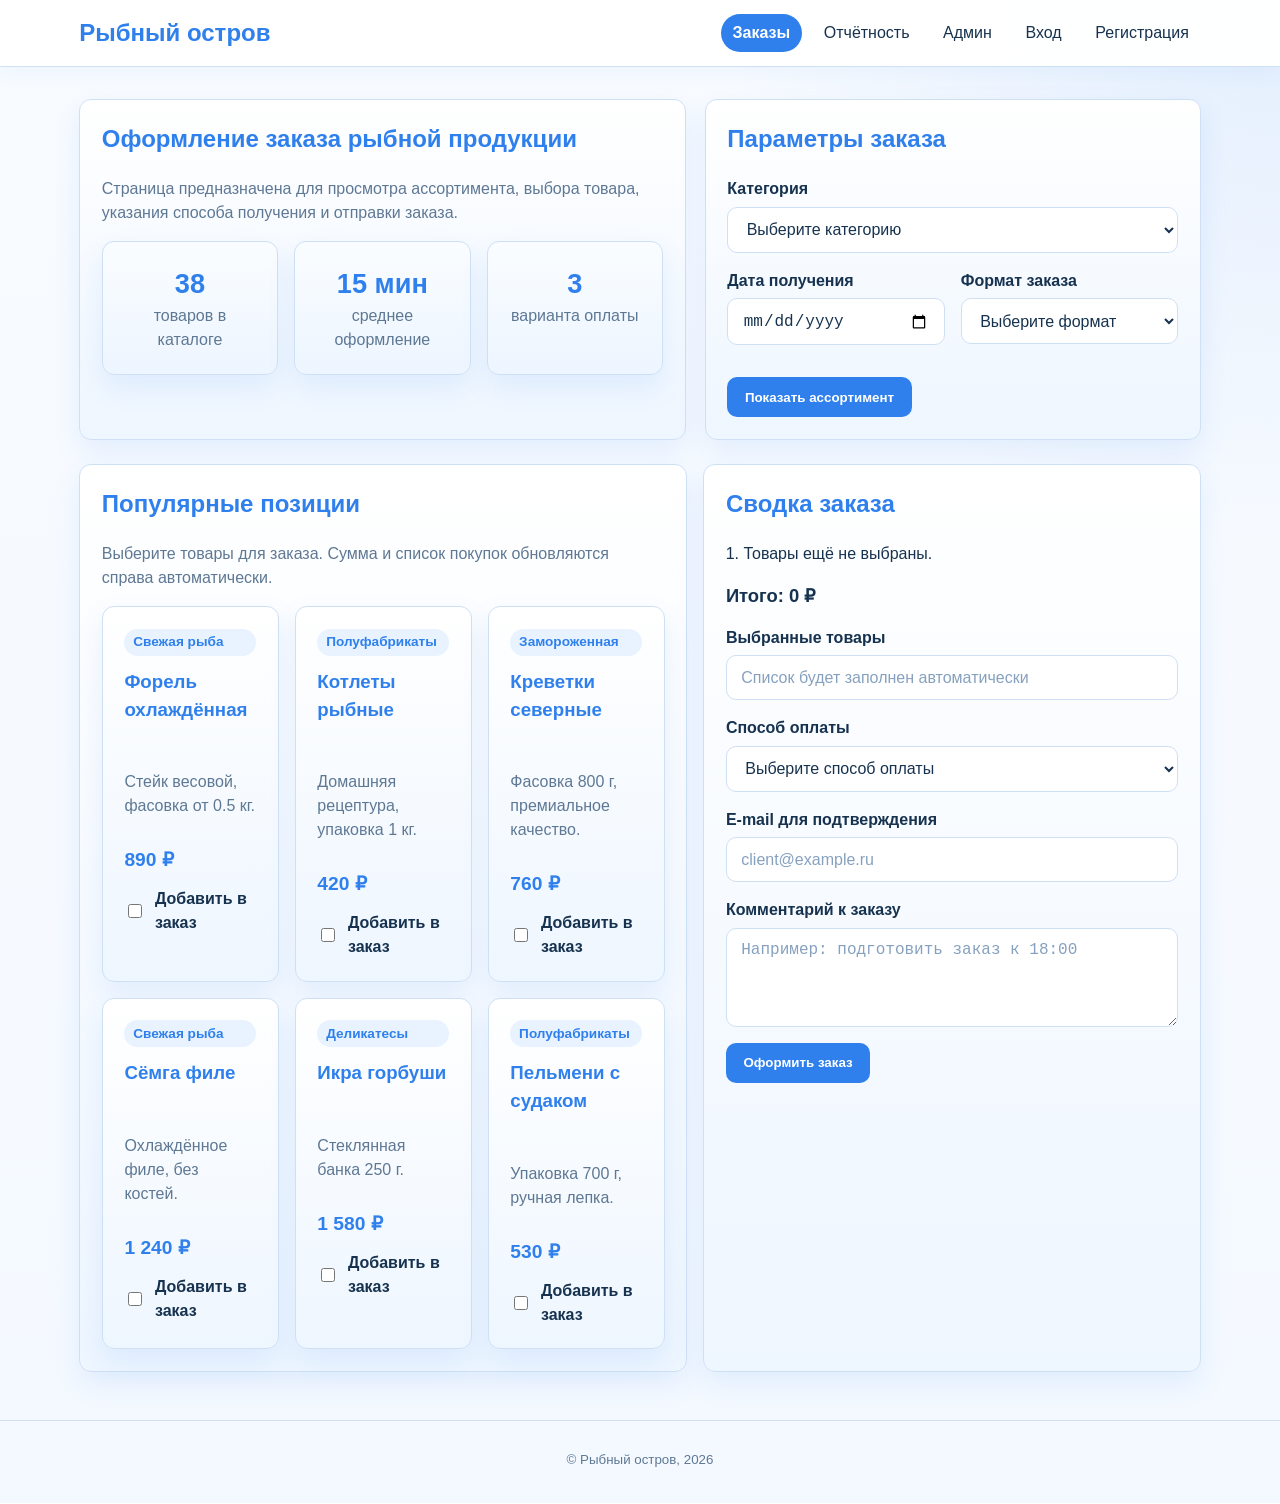
<file: index.htm>
<!doctype html>
<html lang="ru">
<head>
  <meta charset="utf-8">
  <meta name="viewport" content="width=device-width, initial-scale=1">
  <title>Заказы и ассортимент — Рыбный остров</title>
  <link rel="stylesheet" href="css/styles.css">
  <script src="js/main.js" defer></script>
</head>
<body>
  <header class="site-header">
    <nav class="nav">
      <a href="index.htm" class="logo">Рыбный остров</a>
      <ul class="nav-list">
        <li><a aria-current="page" href="index.htm">Заказы</a></li>
        <li><a href="reports.htm">Отчётность</a></li>
        <li><a href="admin.htm">Админ</a></li>
        <li><a href="login.htm">Вход</a></li>
        <li><a href="register.htm">Регистрация</a></li>
      </ul>
    </nav>
  </header>

  <main class="container">
    <section class="hero">
      <div class="hero-box">
        <h1>Оформление заказа рыбной продукции</h1>
        <p class="muted">Страница предназначена для просмотра ассортимента, выбора товара, указания способа получения и отправки заказа.</p>
        <div class="grid-3">
          <div class="card stat"><strong>38</strong><span class="muted">товаров в каталоге</span></div>
          <div class="card stat"><strong>15 мин</strong><span class="muted">среднее оформление</span></div>
          <div class="card stat"><strong>3</strong><span class="muted">варианта оплаты</span></div>
        </div>
      </div>
      <div class="hero-box">
        <h2>Параметры заказа</h2>
        <form method="get" action="#">
          <div class="form-row">
            <label for="category">Категория</label>
            <select id="category" name="category" required>
              <option value="">Выберите категорию</option>
              <option value="fresh">Свежая рыба</option>
              <option value="frozen">Замороженная продукция</option>
              <option value="semi">Полуфабрикаты</option>
            </select>
          </div>
          <div class="grid-2">
            <div class="form-row">
              <label for="pickup-date">Дата получения</label>
              <input id="pickup-date" name="pickup_date" type="date" required>
            </div>
            <div class="form-row">
              <label for="order-type">Формат заказа</label>
              <select id="order-type" name="order_type" required>
                <option value="">Выберите формат</option>
                <option value="pickup">Самовывоз</option>
                <option value="delivery">Доставка</option>
                <option value="reserve">Бронирование товара</option>
              </select>
            </div>
          </div>
          <div class="form-actions">
            <button type="submit" class="primary">Показать ассортимент</button>
          </div>
        </form>
      </div>
    </section>

    <section class="grid-admin">
      <div>
        <section class="card">
          <h2>Популярные позиции</h2>
          <p class="muted">Выберите товары для заказа. Сумма и список покупок обновляются справа автоматически.</p>
          <div class="grid-products">
            <article class="card product-card">
              <span class="tag">Свежая рыба</span>
              <h3>Форель охлаждённая</h3>
              <p class="muted">Стейк весовой, фасовка от 0.5 кг.</p>
              <div class="price">890 ₽</div>
              <label class="checkbox"><input class="product-check" type="checkbox" data-name="Форель охлаждённая" data-price="890"><span>Добавить в заказ</span></label>
            </article>
            <article class="card product-card">
              <span class="tag">Полуфабрикаты</span>
              <h3>Котлеты рыбные</h3>
              <p class="muted">Домашняя рецептура, упаковка 1 кг.</p>
              <div class="price">420 ₽</div>
              <label class="checkbox"><input class="product-check" type="checkbox" data-name="Котлеты рыбные" data-price="420"><span>Добавить в заказ</span></label>
            </article>
            <article class="card product-card">
              <span class="tag">Замороженная</span>
              <h3>Креветки северные</h3>
              <p class="muted">Фасовка 800 г, премиальное качество.</p>
              <div class="price">760 ₽</div>
              <label class="checkbox"><input class="product-check" type="checkbox" data-name="Креветки северные" data-price="760"><span>Добавить в заказ</span></label>
            </article>
            <article class="card product-card">
              <span class="tag">Свежая рыба</span>
              <h3>Сёмга филе</h3>
              <p class="muted">Охлаждённое филе, без костей.</p>
              <div class="price">1 240 ₽</div>
              <label class="checkbox"><input class="product-check" type="checkbox" data-name="Сёмга филе" data-price="1240"><span>Добавить в заказ</span></label>
            </article>
            <article class="card product-card">
              <span class="tag">Деликатесы</span>
              <h3>Икра горбуши</h3>
              <p class="muted">Стеклянная банка 250 г.</p>
              <div class="price">1 580 ₽</div>
              <label class="checkbox"><input class="product-check" type="checkbox" data-name="Икра горбуши" data-price="1580"><span>Добавить в заказ</span></label>
            </article>
            <article class="card product-card">
              <span class="tag">Полуфабрикаты</span>
              <h3>Пельмени с судаком</h3>
              <p class="muted">Упаковка 700 г, ручная лепка.</p>
              <div class="price">530 ₽</div>
              <label class="checkbox"><input class="product-check" type="checkbox" data-name="Пельмени с судаком" data-price="530"><span>Добавить в заказ</span></label>
            </article>
          </div>
        </section>
      </div>

      <aside class="card order-summary">
        <h2>Сводка заказа</h2>
        <ol class="summary-list" id="order-list">
          <li>Товары ещё не выбраны.</li>
        </ol>
        <div class="summary-total">Итого: <span id="order-total">0 ₽</span></div>
        <form method="post" action="#" style="margin-top: 1rem;">
          <div class="form-row">
            <label for="selected-items">Выбранные товары</label>
            <input id="selected-items" name="selected_items" type="text" readonly placeholder="Список будет заполнен автоматически">
          </div>
          <div class="form-row">
            <label for="payment">Способ оплаты</label>
            <select id="payment" name="payment_method" required>
              <option value="">Выберите способ оплаты</option>
              <option value="cash">Наличные</option>
              <option value="card">Банковская карта</option>
              <option value="invoice">Перевод по реквизитам</option>
            </select>
          </div>
          <div class="form-row">
            <label for="customer-email">E-mail для подтверждения</label>
            <input id="customer-email" name="email" type="email" required placeholder="client@example.ru">
          </div>
          <div class="form-row">
            <label for="comment">Комментарий к заказу</label>
            <textarea id="comment" name="comment" rows="4" placeholder="Например: подготовить заказ к 18:00"></textarea>
          </div>
          <div class="form-actions">
            <button type="submit" class="primary">Оформить заказ</button>
          </div>
        </form>
      </aside>
    </section>
  </main>

  <footer class="site-footer">
    <small>© Рыбный остров, 2026</small>
  </footer>
</body>
</html>
</file>
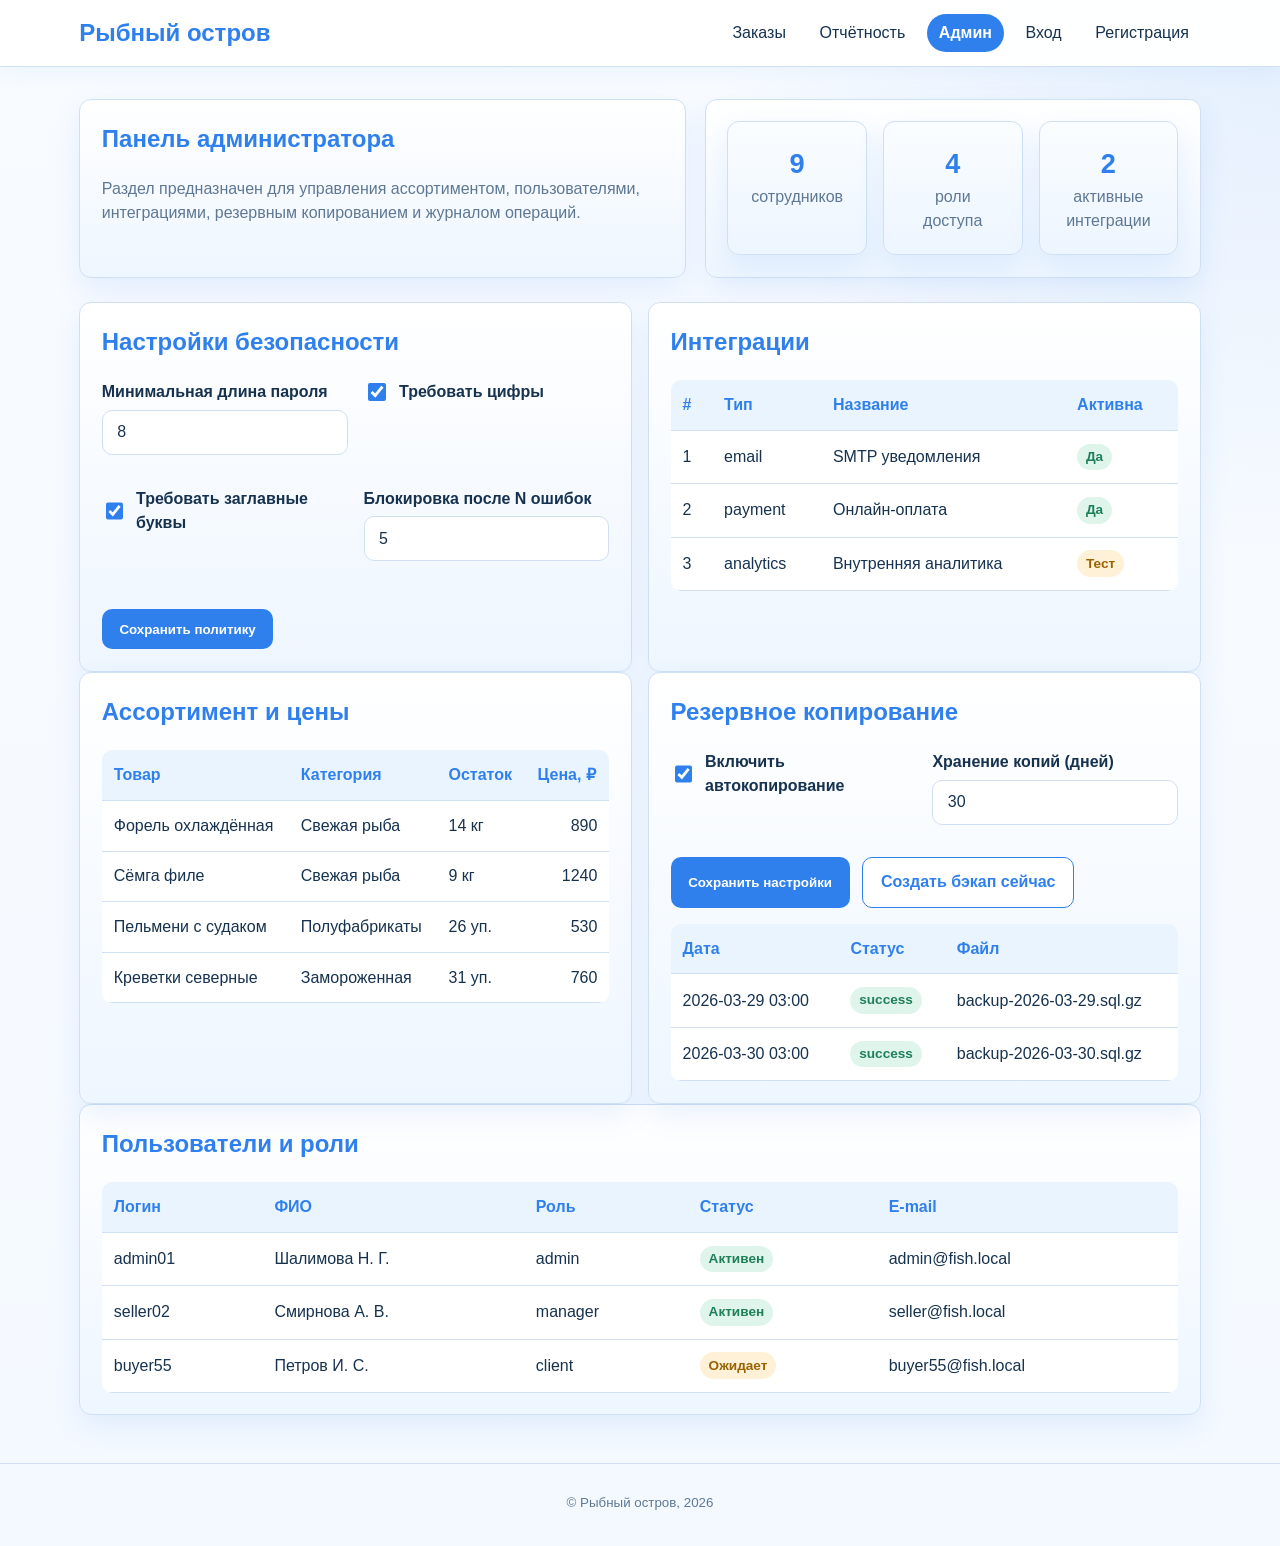
<file: admin.htm>
<!doctype html>
<html lang="ru">
<head>
  <meta charset="utf-8">
  <meta name="viewport" content="width=device-width, initial-scale=1">
  <title>Админ-панель — Рыбный остров</title>
  <link rel="stylesheet" href="css/styles.css">
</head>
<body>
  <header class="site-header">
    <nav class="nav">
      <a href="index.htm" class="logo">Рыбный остров</a>
      <ul class="nav-list">
        <li><a href="index.htm">Заказы</a></li>
        <li><a href="reports.htm">Отчётность</a></li>
        <li><a aria-current="page" href="admin.htm">Админ</a></li>
        <li><a href="login.htm">Вход</a></li>
        <li><a href="register.htm">Регистрация</a></li>
      </ul>
    </nav>
  </header>

  <main class="container">
    <section class="hero">
      <div class="hero-box">
        <h1>Панель администратора</h1>
        <p class="muted">Раздел предназначен для управления ассортиментом, пользователями, интеграциями, резервным копированием и журналом операций.</p>
      </div>
      <div class="hero-box">
        <div class="grid-3">
          <div class="card stat"><strong>9</strong><span class="muted">сотрудников</span></div>
          <div class="card stat"><strong>4</strong><span class="muted">роли доступа</span></div>
          <div class="card stat"><strong>2</strong><span class="muted">активные интеграции</span></div>
        </div>
      </div>
    </section>

    <section class="grid-2">
      <section class="card">
        <h2>Настройки безопасности</h2>
        <form method="post" action="#" class="grid-2">
          <div class="form-row">
            <label for="min_length">Минимальная длина пароля</label>
            <input id="min_length" name="min_length" type="number" min="8" value="8">
          </div>
          <div class="form-row">
            <label class="checkbox"><input type="checkbox" name="digits" checked><span>Требовать цифры</span></label>
          </div>
          <div class="form-row">
            <label class="checkbox"><input type="checkbox" name="upper" checked><span>Требовать заглавные буквы</span></label>
          </div>
          <div class="form-row">
            <label for="lock_threshold">Блокировка после N ошибок</label>
            <input id="lock_threshold" name="lock_threshold" type="number" min="3" value="5">
          </div>
          <div class="form-actions">
            <button type="submit" class="primary">Сохранить политику</button>
          </div>
        </form>
      </section>

      <section class="card">
        <h2>Интеграции</h2>
        <div class="table-scroll">
          <table class="table">
            <thead>
              <tr>
                <th>#</th>
                <th>Тип</th>
                <th>Название</th>
                <th>Активна</th>
              </tr>
            </thead>
            <tbody>
              <tr><td>1</td><td>email</td><td>SMTP уведомления</td><td><span class="badge ok">Да</span></td></tr>
              <tr><td>2</td><td>payment</td><td>Онлайн-оплата</td><td><span class="badge ok">Да</span></td></tr>
              <tr><td>3</td><td>analytics</td><td>Внутренняя аналитика</td><td><span class="badge warn">Тест</span></td></tr>
            </tbody>
          </table>
        </div>
      </section>
    </section>

    <section class="grid-2">
      <section class="card">
        <h2>Ассортимент и цены</h2>
        <div class="table-scroll">
          <table class="table">
            <thead>
              <tr>
                <th>Товар</th>
                <th>Категория</th>
                <th>Остаток</th>
                <th>Цена, ₽</th>
              </tr>
            </thead>
            <tbody>
              <tr><td>Форель охлаждённая</td><td>Свежая рыба</td><td>14 кг</td><td class="num">890</td></tr>
              <tr><td>Сёмга филе</td><td>Свежая рыба</td><td>9 кг</td><td class="num">1240</td></tr>
              <tr><td>Пельмени с судаком</td><td>Полуфабрикаты</td><td>26 уп.</td><td class="num">530</td></tr>
              <tr><td>Креветки северные</td><td>Замороженная</td><td>31 уп.</td><td class="num">760</td></tr>
            </tbody>
          </table>
        </div>
      </section>

      <section class="card">
        <h2>Резервное копирование</h2>
        <form method="post" action="#">
          <div class="grid-2">
            <div class="form-row">
              <label class="checkbox"><input type="checkbox" name="backup_enabled" checked><span>Включить автокопирование</span></label>
            </div>
            <div class="form-row">
              <label for="retention">Хранение копий (дней)</label>
              <input id="retention" name="retention_days" type="number" min="7" value="30">
            </div>
          </div>
          <div class="form-actions">
            <button type="submit" class="primary">Сохранить настройки</button>
            <a class="btn secondary" href="#">Создать бэкап сейчас</a>
          </div>
        </form>
        <div class="table-scroll" style="margin-top: 1rem;">
          <table class="table">
            <thead>
              <tr>
                <th>Дата</th>
                <th>Статус</th>
                <th>Файл</th>
              </tr>
            </thead>
            <tbody>
              <tr><td>2026-03-29 03:00</td><td><span class="badge ok">success</span></td><td>backup-2026-03-29.sql.gz</td></tr>
              <tr><td>2026-03-30 03:00</td><td><span class="badge ok">success</span></td><td>backup-2026-03-30.sql.gz</td></tr>
            </tbody>
          </table>
        </div>
      </section>
    </section>

    <section class="card">
      <h2>Пользователи и роли</h2>
      <div class="table-scroll">
        <table class="table">
          <thead>
            <tr>
              <th>Логин</th>
              <th>ФИО</th>
              <th>Роль</th>
              <th>Статус</th>
              <th>E-mail</th>
            </tr>
          </thead>
          <tbody>
            <tr><td>admin01</td><td>Шалимова Н. Г.</td><td>admin</td><td><span class="badge ok">Активен</span></td><td>admin@fish.local</td></tr>
            <tr><td>seller02</td><td>Смирнова А. В.</td><td>manager</td><td><span class="badge ok">Активен</span></td><td>seller@fish.local</td></tr>
            <tr><td>buyer55</td><td>Петров И. С.</td><td>client</td><td><span class="badge warn">Ожидает</span></td><td>buyer55@fish.local</td></tr>
          </tbody>
        </table>
      </div>
    </section>
  </main>

  <footer class="site-footer">
    <small>© Рыбный остров, 2026</small>
  </footer>
</body>
</html>
</file>
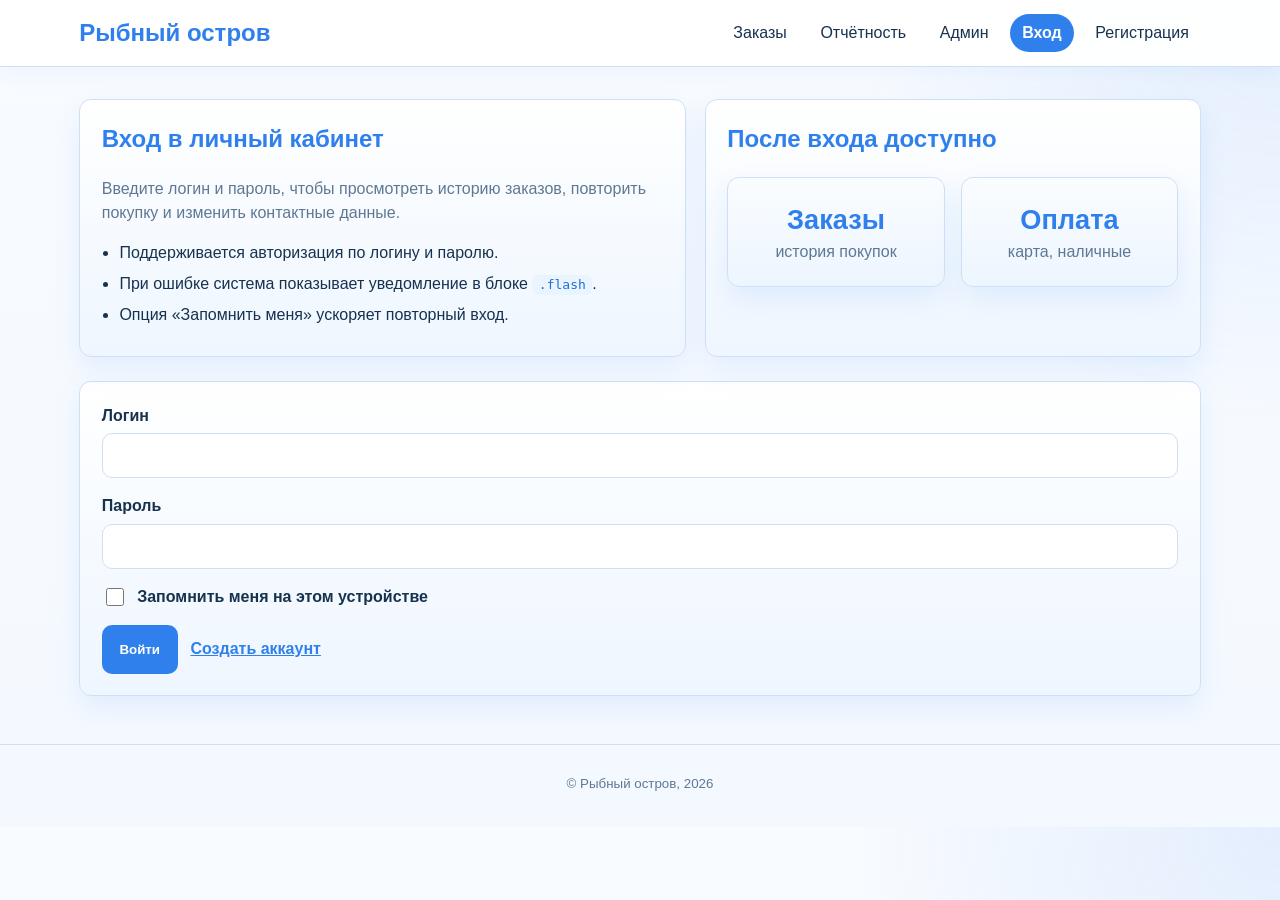
<file: login.htm>
<!doctype html>
<html lang="ru">
<head>
  <meta charset="utf-8">
  <meta name="viewport" content="width=device-width, initial-scale=1">
  <title>Вход — Рыбный остров</title>
  <link rel="stylesheet" href="css/styles.css">
</head>
<body>
  <header class="site-header">
    <nav class="nav">
      <a href="index.htm" class="logo">Рыбный остров</a>
      <ul class="nav-list">
        <li><a href="index.htm">Заказы</a></li>
        <li><a href="reports.htm">Отчётность</a></li>
        <li><a href="admin.htm">Админ</a></li>
        <li><a aria-current="page" href="login.htm">Вход</a></li>
        <li><a href="register.htm">Регистрация</a></li>
      </ul>
    </nav>
  </header>

  <main class="container">
    <section class="hero">
      <div class="hero-box">
        <h1>Вход в личный кабинет</h1>
        <p class="muted">Введите логин и пароль, чтобы просмотреть историю заказов, повторить покупку и изменить контактные данные.</p>
        <ul class="notice-list">
          <li>Поддерживается авторизация по логину и паролю.</li>
          <li>При ошибке система показывает уведомление в блоке <code>.flash</code>.</li>
          <li>Опция «Запомнить меня» ускоряет повторный вход.</li>
        </ul>
      </div>
      <div class="hero-box">
        <h2>После входа доступно</h2>
        <div class="grid-2">
          <div class="card stat"><strong>Заказы</strong><span class="muted">история покупок</span></div>
          <div class="card stat"><strong>Оплата</strong><span class="muted">карта, наличные</span></div>
        </div>
      </div>
    </section>

    <section class="card">
      <div class="flash error" role="alert" aria-live="polite" hidden id="flash">Неверный логин или пароль. Попробуйте ещё раз.</div>
      <form method="post" action="#" novalidate>
        <div class="form-row">
          <label for="login">Логин</label>
          <input id="login" name="login" type="text" autocomplete="username" required pattern="^[A-Za-z0-9]{6,}$" minlength="6" maxlength="64" title="Только латиница и цифры, не менее 6 символов.">
        </div>
        <div class="form-row">
          <label for="password">Пароль</label>
          <input id="password" name="password" type="password" autocomplete="current-password" required minlength="8" maxlength="128" title="Пароль не менее 8 символов.">
        </div>
        <div class="form-row">
          <label class="checkbox">
            <input type="checkbox" name="remember" value="1">
            <span>Запомнить меня на этом устройстве</span>
          </label>
        </div>
        <div class="form-actions">
          <button type="submit" class="primary">Войти</button>
          <a class="btn link" href="register.htm">Создать аккаунт</a>
        </div>
        <input type="hidden" name="csrf_token" value="[[to-be-filled-by-server]]">
      </form>
    </section>
  </main>

  <footer class="site-footer">
    <small>© Рыбный остров, 2026</small>
  </footer>
</body>
</html>
</file>
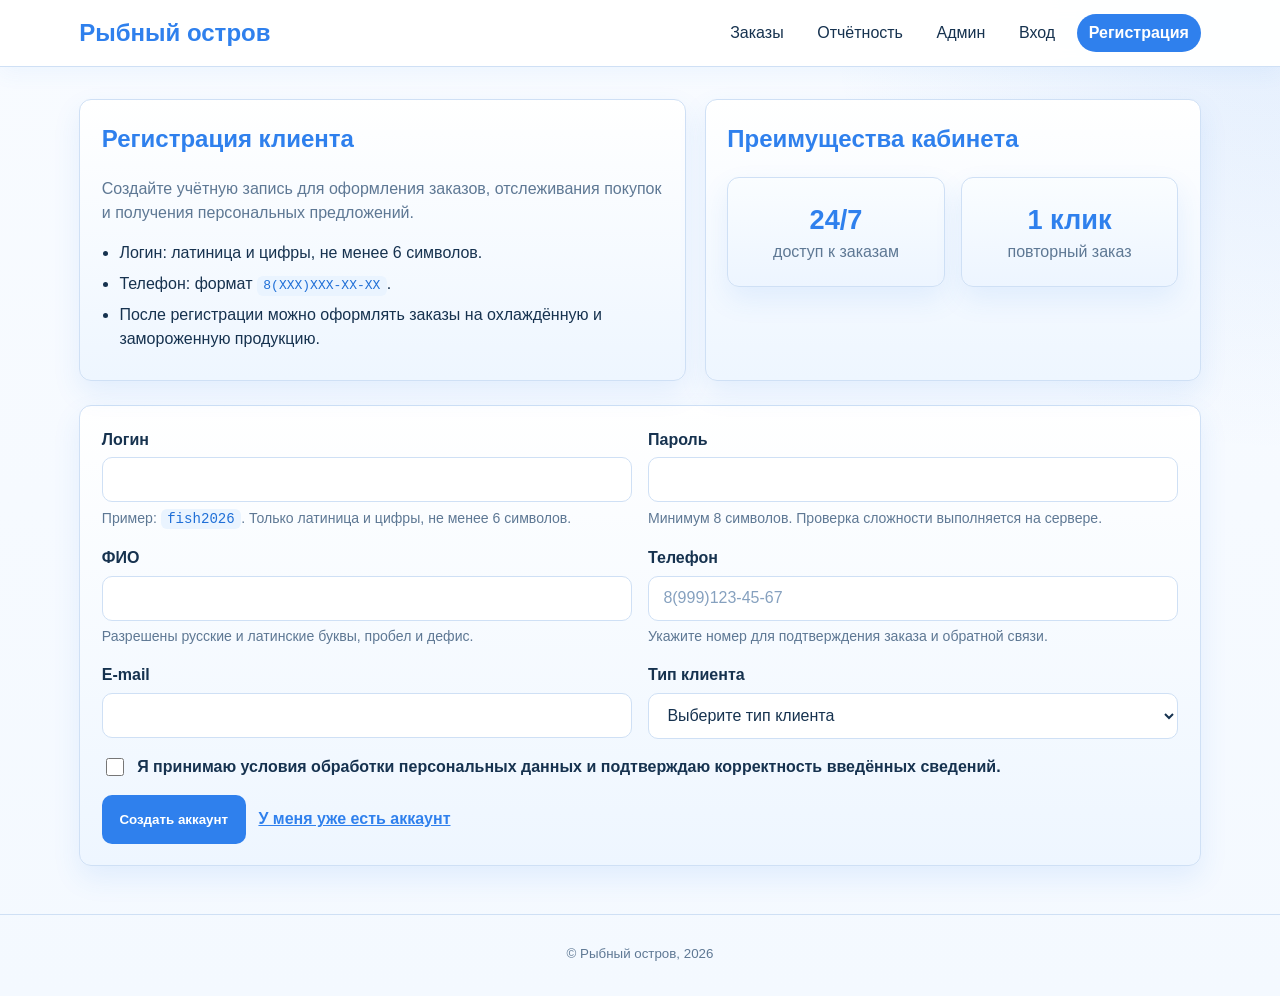
<file: register.htm>
<!doctype html>
<html lang="ru">
<head>
  <meta charset="utf-8">
  <meta name="viewport" content="width=device-width, initial-scale=1">
  <title>Регистрация — Рыбный остров</title>
  <link rel="stylesheet" href="css/styles.css">
</head>
<body>
  <header class="site-header">
    <nav class="nav">
      <a href="index.htm" class="logo">Рыбный остров</a>
      <ul class="nav-list">
        <li><a href="index.htm">Заказы</a></li>
        <li><a href="reports.htm">Отчётность</a></li>
        <li><a href="admin.htm">Админ</a></li>
        <li><a href="login.htm">Вход</a></li>
        <li><a aria-current="page" href="register.htm">Регистрация</a></li>
      </ul>
    </nav>
  </header>

  <main class="container">
    <section class="hero">
      <div class="hero-box">
        <h1>Регистрация клиента</h1>
        <p class="muted">Создайте учётную запись для оформления заказов, отслеживания покупок и получения персональных предложений.</p>
        <ul class="notice-list">
          <li>Логин: латиница и цифры, не менее 6 символов.</li>
          <li>Телефон: формат <code>8(XXX)XXX-XX-XX</code>.</li>
          <li>После регистрации можно оформлять заказы на охлаждённую и замороженную продукцию.</li>
        </ul>
      </div>
      <div class="hero-box">
        <h2>Преимущества кабинета</h2>
        <div class="grid-2">
          <div class="card stat"><strong>24/7</strong><span class="muted">доступ к заказам</span></div>
          <div class="card stat"><strong>1 клик</strong><span class="muted">повторный заказ</span></div>
        </div>
      </div>
    </section>

    <section class="card">
      <div class="flash" role="alert" aria-live="polite" hidden id="flash-area"></div>
      <form method="post" action="#" novalidate>
        <div class="grid-2">
          <div class="form-row">
            <label for="login">Логин</label>
            <input id="login" name="login" type="text" inputmode="latin" autocomplete="username" required pattern="^[A-Za-z0-9]{6,}$" minlength="6" maxlength="64" title="Только латиница и цифры, не менее 6 символов." aria-describedby="login-help">
            <small id="login-help" class="help">Пример: <code>fish2026</code>. Только латиница и цифры, не менее 6 символов.</small>
          </div>
          <div class="form-row">
            <label for="password">Пароль</label>
            <input id="password" name="password" type="password" autocomplete="new-password" required minlength="8" maxlength="128" title="Пароль не менее 8 символов." aria-describedby="password-help">
            <small id="password-help" class="help">Минимум 8 символов. Проверка сложности выполняется на сервере.</small>
          </div>
        </div>

        <div class="grid-2">
          <div class="form-row">
            <label for="full_name">ФИО</label>
            <input id="full_name" name="full_name" type="text" required maxlength="200" pattern="^[A-Za-zА-Яа-яЁё\- ]{5,}$" title="Только буквы, пробел и дефис. Не короче 5 символов." aria-describedby="fio-help">
            <small id="fio-help" class="help">Разрешены русские и латинские буквы, пробел и дефис.</small>
          </div>
          <div class="form-row">
            <label for="phone">Телефон</label>
            <input id="phone" name="phone" type="tel" inputmode="numeric" required placeholder="8(999)123-45-67" pattern="^8\([0-9]{3}\)[0-9]{3}-[0-9]{2}-[0-9]{2}$" title="Формат: 8(XXX)XXX-XX-XX" aria-describedby="phone-help">
            <small id="phone-help" class="help">Укажите номер для подтверждения заказа и обратной связи.</small>
          </div>
        </div>

        <div class="grid-2">
          <div class="form-row">
            <label for="email">E-mail</label>
            <input id="email" name="email" type="email" autocomplete="email" required maxlength="255" title="Укажите корректный адрес электронной почты.">
          </div>
          <div class="form-row">
            <label for="client_type">Тип клиента</label>
            <select id="client_type" name="client_type" required>
              <option value="">Выберите тип клиента</option>
              <option value="retail">Розничный покупатель</option>
              <option value="pickup">Самовывоз</option>
              <option value="business">Оптовый клиент</option>
            </select>
          </div>
        </div>

        <div class="form-row">
          <label class="checkbox">
            <input type="checkbox" name="terms" required>
            <span>Я принимаю условия обработки персональных данных и подтверждаю корректность введённых сведений.</span>
          </label>
        </div>

        <div class="form-actions">
          <button type="submit" class="primary">Создать аккаунт</button>
          <a class="btn link" href="login.htm">У меня уже есть аккаунт</a>
        </div>
        <input type="hidden" name="csrf_token" value="[[to-be-filled-by-server]]">
      </form>
    </section>
  </main>

  <footer class="site-footer">
    <small>© Рыбный остров, 2026</small>
  </footer>
</body>
</html>
</file>
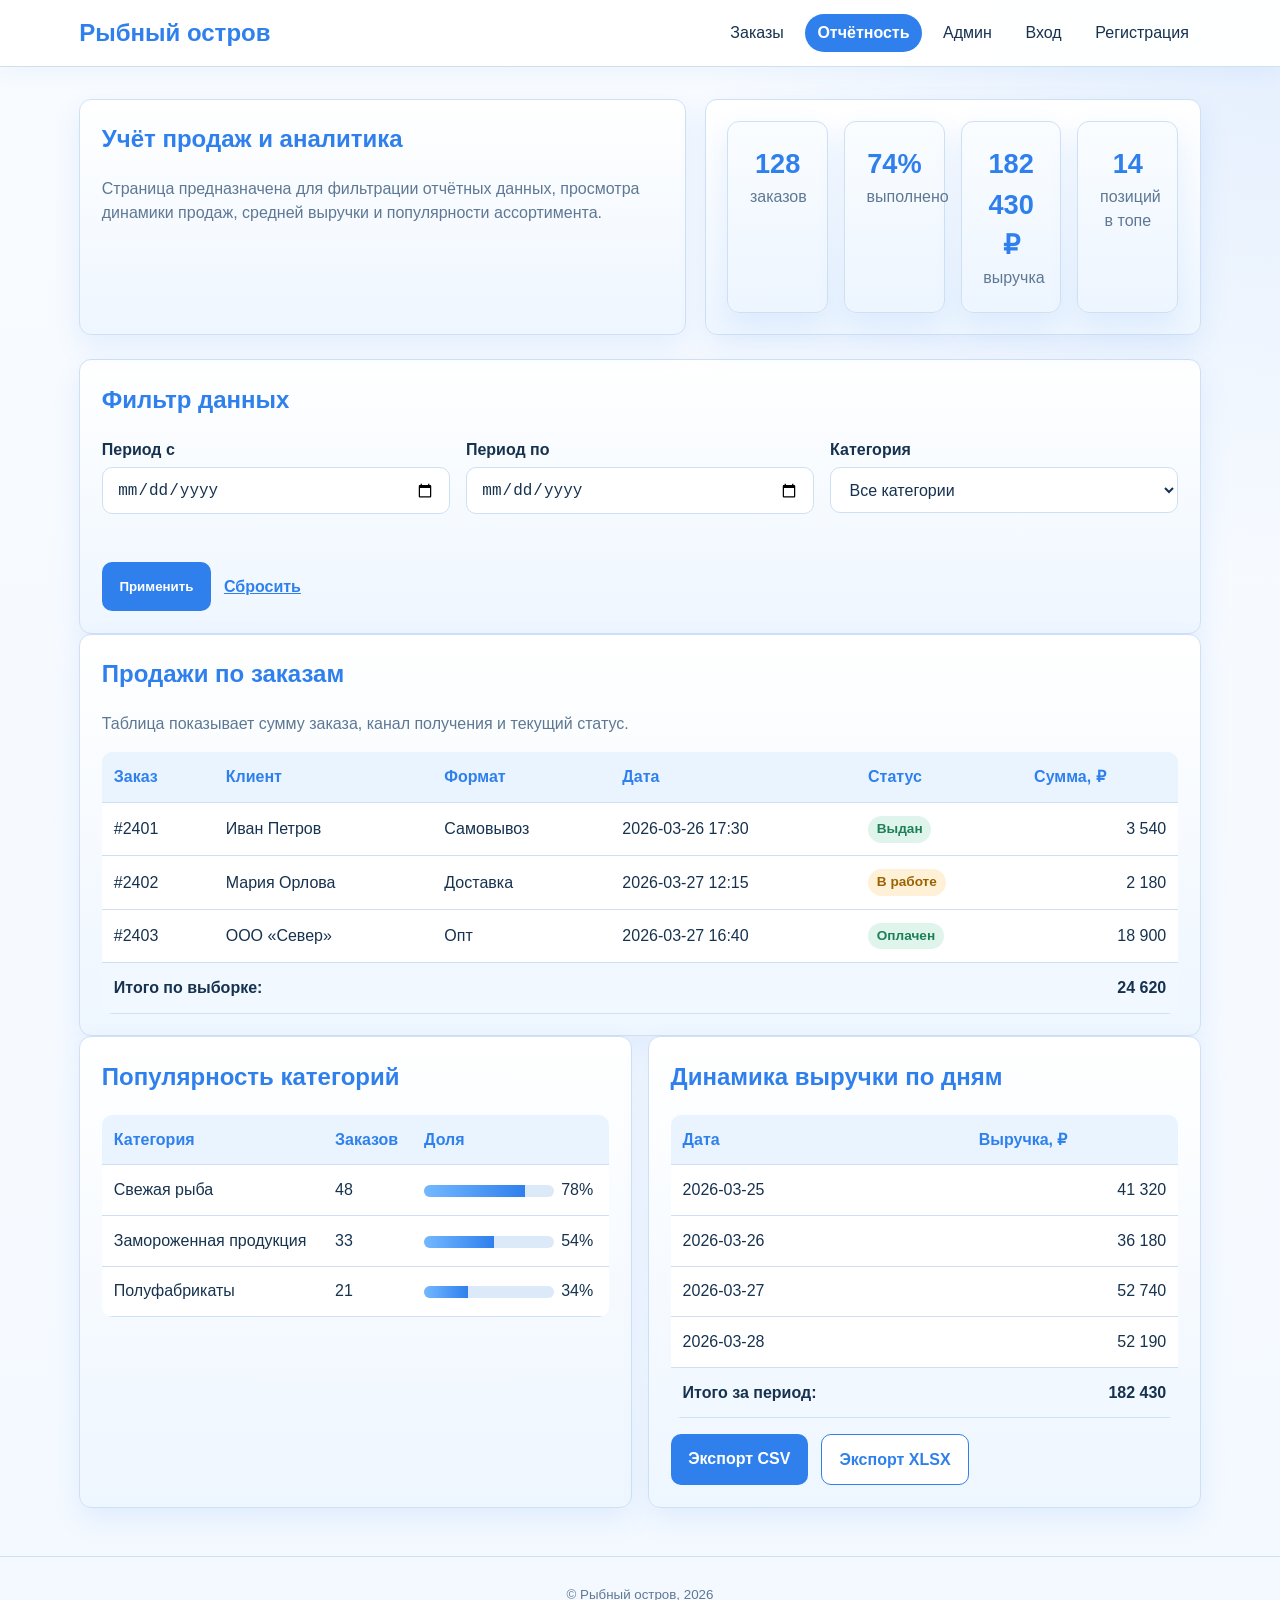
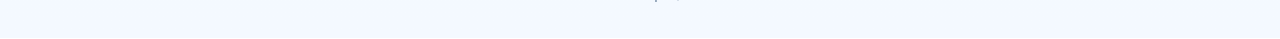
<file: reports.htm>
<!doctype html>
<html lang="ru">
<head>
  <meta charset="utf-8">
  <meta name="viewport" content="width=device-width, initial-scale=1">
  <title>Отчётность — Рыбный остров</title>
  <link rel="stylesheet" href="css/styles.css">
</head>
<body>
  <header class="site-header">
    <nav class="nav">
      <a href="index.htm" class="logo">Рыбный остров</a>
      <ul class="nav-list">
        <li><a href="index.htm">Заказы</a></li>
        <li><a aria-current="page" href="reports.htm">Отчётность</a></li>
        <li><a href="admin.htm">Админ</a></li>
        <li><a href="login.htm">Вход</a></li>
        <li><a href="register.htm">Регистрация</a></li>
      </ul>
    </nav>
  </header>

  <main class="container">
    <section class="hero">
      <div class="hero-box">
        <h1>Учёт продаж и аналитика</h1>
        <p class="muted">Страница предназначена для фильтрации отчётных данных, просмотра динамики продаж, средней выручки и популярности ассортимента.</p>
      </div>
      <div class="hero-box">
        <div class="grid-stats">
          <div class="card stat"><strong>128</strong><span class="muted">заказов</span></div>
          <div class="card stat"><strong>74%</strong><span class="muted">выполнено</span></div>
          <div class="card stat"><strong>182 430 ₽</strong><span class="muted">выручка</span></div>
          <div class="card stat"><strong>14</strong><span class="muted">позиций в топе</span></div>
        </div>
      </div>
    </section>

    <section class="card">
      <h2>Фильтр данных</h2>
      <form method="get" action="#" class="grid-3">
        <div class="form-row">
          <label for="from">Период с</label>
          <input id="from" name="from" type="date" required>
        </div>
        <div class="form-row">
          <label for="to">Период по</label>
          <input id="to" name="to" type="date" required>
        </div>
        <div class="form-row">
          <label for="product">Категория</label>
          <select id="product" name="product_group">
            <option value="">Все категории</option>
            <option value="fresh">Свежая рыба</option>
            <option value="frozen">Замороженная продукция</option>
            <option value="semi">Полуфабрикаты</option>
          </select>
        </div>
        <div class="form-actions">
          <button type="submit" class="primary">Применить</button>
          <a class="btn link" href="reports.htm">Сбросить</a>
        </div>
      </form>
    </section>

    <section class="card">
      <h2>Продажи по заказам</h2>
      <p class="muted">Таблица показывает сумму заказа, канал получения и текущий статус.</p>
      <div class="table-scroll">
        <table class="table">
          <thead>
            <tr>
              <th>Заказ</th>
              <th>Клиент</th>
              <th>Формат</th>
              <th>Дата</th>
              <th>Статус</th>
              <th>Сумма, ₽</th>
            </tr>
          </thead>
          <tbody>
            <tr>
              <td>#2401</td>
              <td>Иван Петров</td>
              <td>Самовывоз</td>
              <td>2026-03-26 17:30</td>
              <td><span class="badge ok">Выдан</span></td>
              <td class="num">3 540</td>
            </tr>
            <tr>
              <td>#2402</td>
              <td>Мария Орлова</td>
              <td>Доставка</td>
              <td>2026-03-27 12:15</td>
              <td><span class="badge warn">В работе</span></td>
              <td class="num">2 180</td>
            </tr>
            <tr>
              <td>#2403</td>
              <td>ООО «Север»</td>
              <td>Опт</td>
              <td>2026-03-27 16:40</td>
              <td><span class="badge ok">Оплачен</span></td>
              <td class="num">18 900</td>
            </tr>
          </tbody>
          <tfoot>
            <tr>
              <td colspan="5" class="right">Итого по выборке:</td>
              <td class="num">24 620</td>
            </tr>
          </tfoot>
        </table>
      </div>
    </section>

    <section class="grid-2">
      <section class="card">
        <h2>Популярность категорий</h2>
        <div class="table-scroll">
          <table class="table">
            <thead>
              <tr>
                <th>Категория</th>
                <th>Заказов</th>
                <th>Доля</th>
              </tr>
            </thead>
            <tbody>
              <tr>
                <td>Свежая рыба</td>
                <td>48</td>
                <td><span class="meter"><span style="width: 78%"></span></span>78%</td>
              </tr>
              <tr>
                <td>Замороженная продукция</td>
                <td>33</td>
                <td><span class="meter"><span style="width: 54%"></span></span>54%</td>
              </tr>
              <tr>
                <td>Полуфабрикаты</td>
                <td>21</td>
                <td><span class="meter"><span style="width: 34%"></span></span>34%</td>
              </tr>
            </tbody>
          </table>
        </div>
      </section>

      <section class="card">
        <h2>Динамика выручки по дням</h2>
        <div class="table-scroll">
          <table class="table">
            <thead>
              <tr>
                <th>Дата</th>
                <th>Выручка, ₽</th>
              </tr>
            </thead>
            <tbody>
              <tr><td>2026-03-25</td><td class="num">41 320</td></tr>
              <tr><td>2026-03-26</td><td class="num">36 180</td></tr>
              <tr><td>2026-03-27</td><td class="num">52 740</td></tr>
              <tr><td>2026-03-28</td><td class="num">52 190</td></tr>
            </tbody>
            <tfoot>
              <tr>
                <td class="right">Итого за период:</td>
                <td class="num">182 430</td>
              </tr>
            </tfoot>
          </table>
        </div>
        <div class="form-actions">
          <a class="btn primary" href="#">Экспорт CSV</a>
          <a class="btn secondary" href="#">Экспорт XLSX</a>
        </div>
      </section>
    </section>
  </main>

  <footer class="site-footer">
    <small>© Рыбный остров, 2026</small>
  </footer>
</body>
</html>
</file>
<file: css/styles.css>
:root {
  --bg: #f4f9ff;
  --surface: #ffffff;
  --surface-2: #eef6ff;
  --text: #16324f;
  --muted: #5e7894;
  --accent: #2f80ed;
  --accent-hover: #1f6fd7;
  --border: #cfe0f5;
  --danger: #d64545;
  --success: #2f9e73;
  --warn: #d9981e;
  --radius: 12px;
  --shadow: 0 12px 28px rgba(47, 128, 237, 0.10);
  --max-width: 1160px;
  font-family: "Segoe UI", Arial, sans-serif;
}

* { box-sizing: border-box; }
html, body { margin: 0; padding: 0; }
body {
  background:
    radial-gradient(circle at top right, rgba(47,128,237,0.10), transparent 28%),
    linear-gradient(180deg, #f8fbff 0%, var(--bg) 100%);
  color: var(--text);
  line-height: 1.5;
}

a {
  color: var(--accent);
  text-decoration: none;
}

a:hover { color: var(--accent-hover); }

.site-header {
  position: sticky;
  top: 0;
  z-index: 10;
  background: rgba(255, 255, 255, 0.95);
  border-bottom: 1px solid var(--border);
  backdrop-filter: blur(8px);
  box-shadow: 0 6px 22px rgba(47, 128, 237, 0.06);
}

.nav {
  max-width: var(--max-width);
  margin: 0 auto;
  padding: 0.85rem 1.2rem;
  display: flex;
  align-items: center;
  justify-content: space-between;
  gap: 1rem;
}

.logo {
  font-size: 1.5rem;
  font-weight: 700;
  color: var(--accent);
}

.nav-list {
  list-style: none;
  display: flex;
  gap: 0.6rem;
  margin: 0;
  padding: 0;
  flex-wrap: wrap;
}

.nav-list a {
  display: inline-block;
  padding: 0.45rem 0.75rem;
  border-radius: 999px;
  color: var(--text);
}

.nav-list a:hover {
  background: #e9f3ff;
}

.nav-list a[aria-current="page"] {
  background: var(--accent);
  color: #ffffff;
  font-weight: 700;
}

.container {
  max-width: var(--max-width);
  margin: 0 auto;
  padding: 2rem 1.2rem 3rem;
}

.hero {
  display: grid;
  grid-template-columns: 1.1fr 0.9fr;
  gap: 1.2rem;
  margin-bottom: 1.5rem;
}

.hero-box,
.card {
  background: linear-gradient(180deg, var(--surface), var(--surface-2));
  border: 1px solid var(--border);
  border-radius: var(--radius);
  box-shadow: var(--shadow);
  padding: 1.35rem;
}

.hero-box h1,
.card h2,
.card h3,
h1,
h2,
h3 {
  margin-top: 0;
  color: var(--accent);
}

.muted { color: var(--muted); }

.grid-2,
.grid-3,
.grid-products,
.grid-stats,
.grid-admin {
  display: grid;
  gap: 1rem;
}

.grid-2 { grid-template-columns: repeat(2, minmax(0, 1fr)); }
.grid-3 { grid-template-columns: repeat(3, minmax(0, 1fr)); }
.grid-products { grid-template-columns: repeat(3, minmax(0, 1fr)); }
.grid-stats { grid-template-columns: repeat(4, minmax(0, 1fr)); }
.grid-admin { grid-template-columns: 1.1fr 0.9fr; }

.form-row {
  display: flex;
  flex-direction: column;
  gap: 0.35rem;
  margin-bottom: 1rem;
}

label {
  font-weight: 700;
}

input,
select,
textarea {
  width: 100%;
  padding: 0.78rem 0.9rem;
  border-radius: 10px;
  border: 1px solid var(--border);
  background: #ffffff;
  color: var(--text);
  font-size: 1rem;
}

input::placeholder,
textarea::placeholder {
  color: #86a1bf;
}

input:focus,
select:focus,
textarea:focus {
  outline: none;
  border-color: var(--accent);
  box-shadow: 0 0 0 3px rgba(47, 128, 237, 0.18);
}

.help {
  color: var(--muted);
  font-size: 0.88rem;
}

.checkbox {
  display: flex;
  align-items: center;
  gap: 0.65rem;
  font-weight: 600;
}

.checkbox input {
  width: 18px;
  height: 18px;
  accent-color: var(--accent);
}

.form-actions {
  display: flex;
  flex-wrap: wrap;
  gap: 0.8rem;
  margin-top: 1rem;
}

.btn,
button,
.button-inline {
  appearance: none;
  border: none;
  border-radius: 10px;
  padding: 0.78rem 1.1rem;
  font-weight: 700;
  cursor: pointer;
  transition: 0.2s ease;
}

.btn.primary,
button.primary {
  background: var(--accent);
  color: #ffffff;
}

.btn.primary:hover,
button.primary:hover {
  background: var(--accent-hover);
}

.btn.secondary,
button.secondary {
  background: #ffffff;
  border: 1px solid var(--accent);
  color: var(--accent);
}

.btn.secondary:hover,
button.secondary:hover {
  background: #e9f3ff;
}

.btn.link {
  padding-left: 0;
  padding-right: 0;
  background: transparent;
  color: var(--accent);
  text-decoration: underline;
}

.flash {
  border-radius: 10px;
  padding: 0.85rem 1rem;
  margin-bottom: 1rem;
  background: #edf5ff;
  border-left: 4px solid var(--accent);
}

.flash.error { border-left-color: var(--danger); color: #a83333; }
.flash.success { border-left-color: var(--success); color: #1d7b58; }

.product-card {
  display: grid;
  gap: 0.75rem;
  align-content: start;
}

.product-card .price {
  color: var(--accent);
  font-size: 1.2rem;
  font-weight: 700;
}

.product-card .tag,
.badge {
  display: inline-block;
  padding: 0.2rem 0.55rem;
  border-radius: 999px;
  font-size: 0.85rem;
  font-weight: 700;
}

.tag { background: #e8f3ff; color: var(--accent); }
.badge { background: #dce9f8; color: var(--text); }
.badge.ok { background: #dff5eb; color: #1f7f59; }
.badge.warn { background: #fff1d8; color: #996400; }
.badge.err { background: #fde3e3; color: #a23232; }

.stat {
  text-align: center;
  background: linear-gradient(180deg, #fafdff, #edf5ff);
}

.stat strong {
  display: block;
  font-size: 1.7rem;
  color: var(--accent);
}

.order-summary {
  position: sticky;
  top: 86px;
}

.summary-list {
  margin: 0;
  padding-left: 1.1rem;
}

.summary-total {
  margin-top: 1rem;
  font-size: 1.15rem;
  font-weight: 700;
}

.table-scroll {
  overflow-x: auto;
}

.table {
  width: 100%;
  border-collapse: collapse;
  background: #ffffff;
  border-radius: 10px;
  overflow: hidden;
}

.table th,
.table td {
  border-bottom: 1px solid var(--border);
  padding: 0.8rem 0.75rem;
  text-align: left;
  white-space: nowrap;
}

.table thead th {
  position: sticky;
  top: 0;
  background: #eaf4ff;
  color: var(--accent);
}

.table tfoot td {
  background: #f2f8ff;
  font-weight: 700;
}

.table .num,
.right {
  text-align: right;
}

.meter {
  display: inline-block;
  width: 130px;
  height: 12px;
  background: #dbe9f8;
  border-radius: 999px;
  overflow: hidden;
  vertical-align: middle;
  margin-right: 0.45rem;
}

.meter > span {
  display: block;
  height: 100%;
  background: linear-gradient(90deg, #73b8ff, var(--accent));
}

.site-footer {
  text-align: center;
  color: var(--muted);
  border-top: 1px solid var(--border);
  padding: 1.6rem 1rem 2rem;
}

.notice-list {
  margin: 0;
  padding-left: 1.1rem;
}

.notice-list li { margin-bottom: 0.45rem; }

code {
  background: #eaf4ff;
  padding: 0.15rem 0.4rem;
  border-radius: 6px;
  color: var(--accent-hover);
}

@media (max-width: 980px) {
  .hero,
  .grid-admin,
  .grid-products,
  .grid-stats,
  .grid-2,
  .grid-3 {
    grid-template-columns: 1fr;
  }

  .order-summary {
    position: static;
  }
}

@media (max-width: 640px) {
  .nav {
    flex-direction: column;
    align-items: flex-start;
  }

  .form-actions {
    flex-direction: column;
  }

  .btn,
  button {
    width: 100%;
  }
}
</file>
